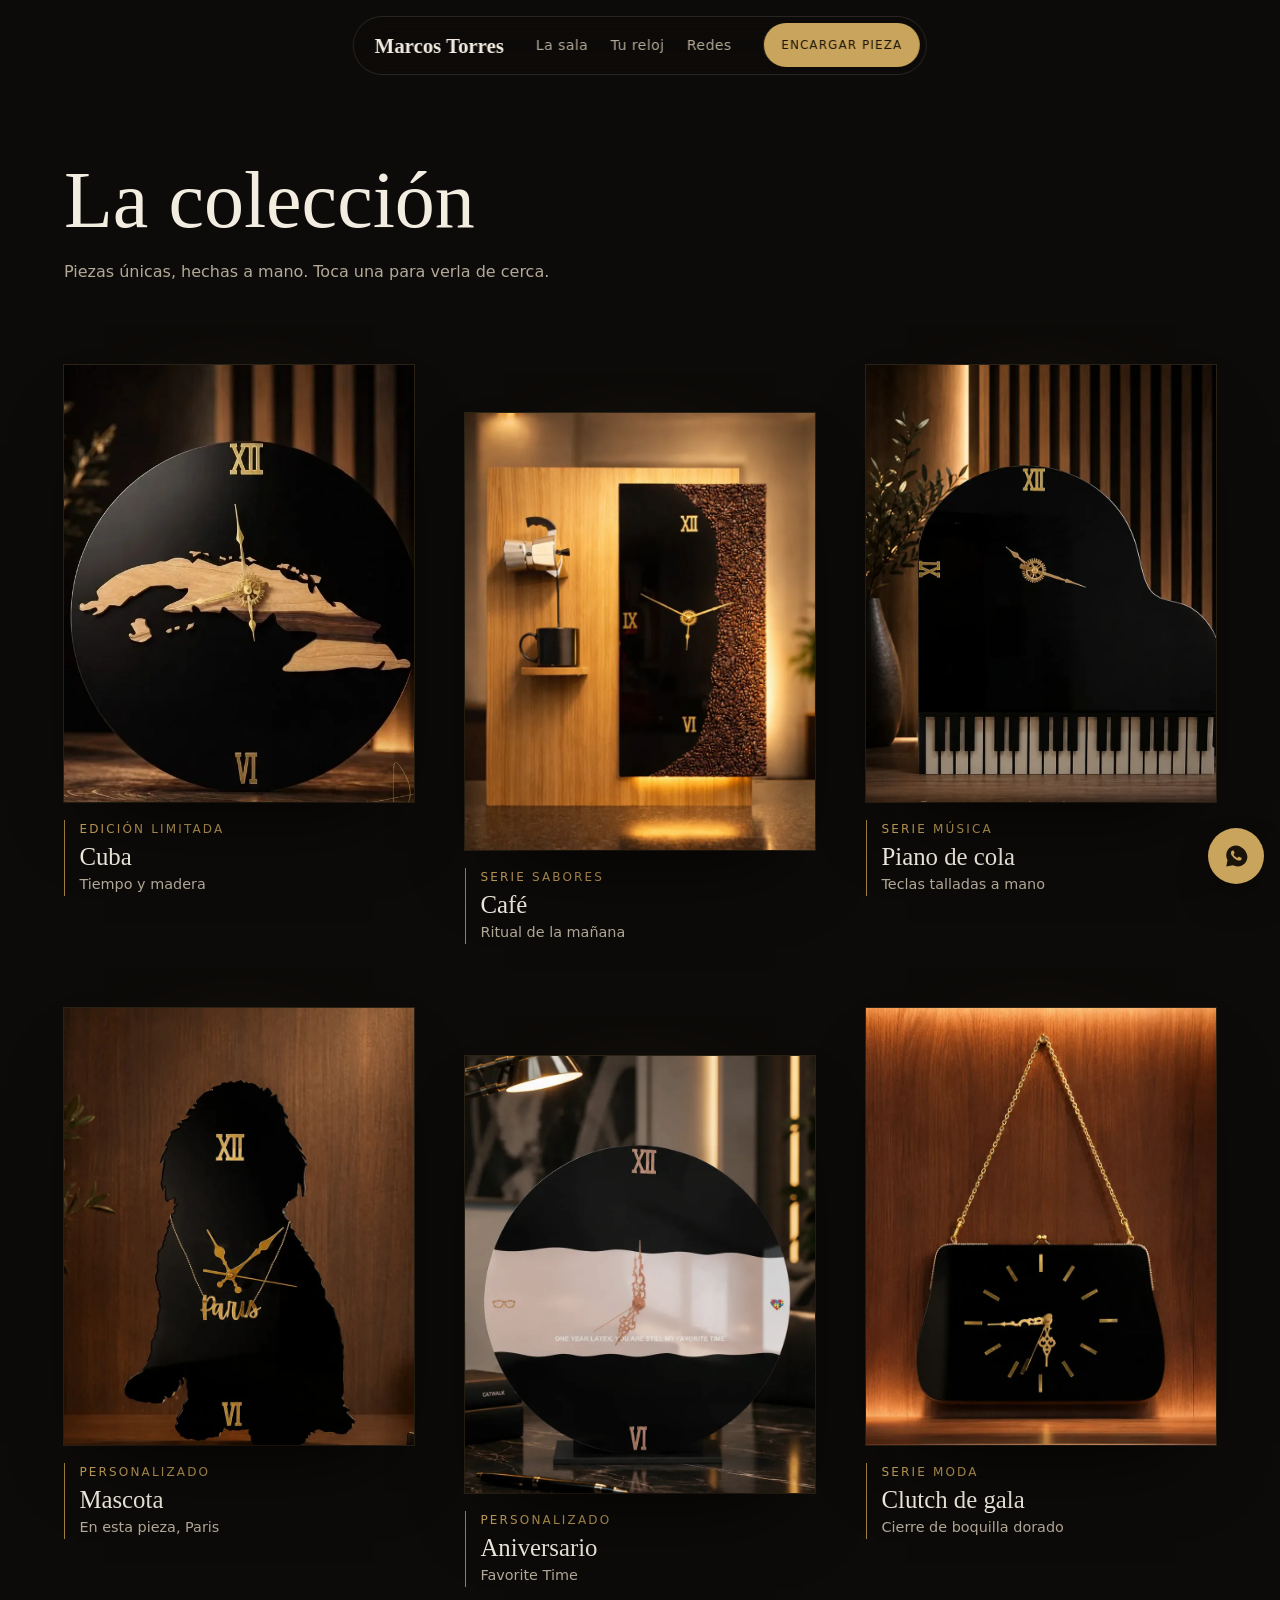
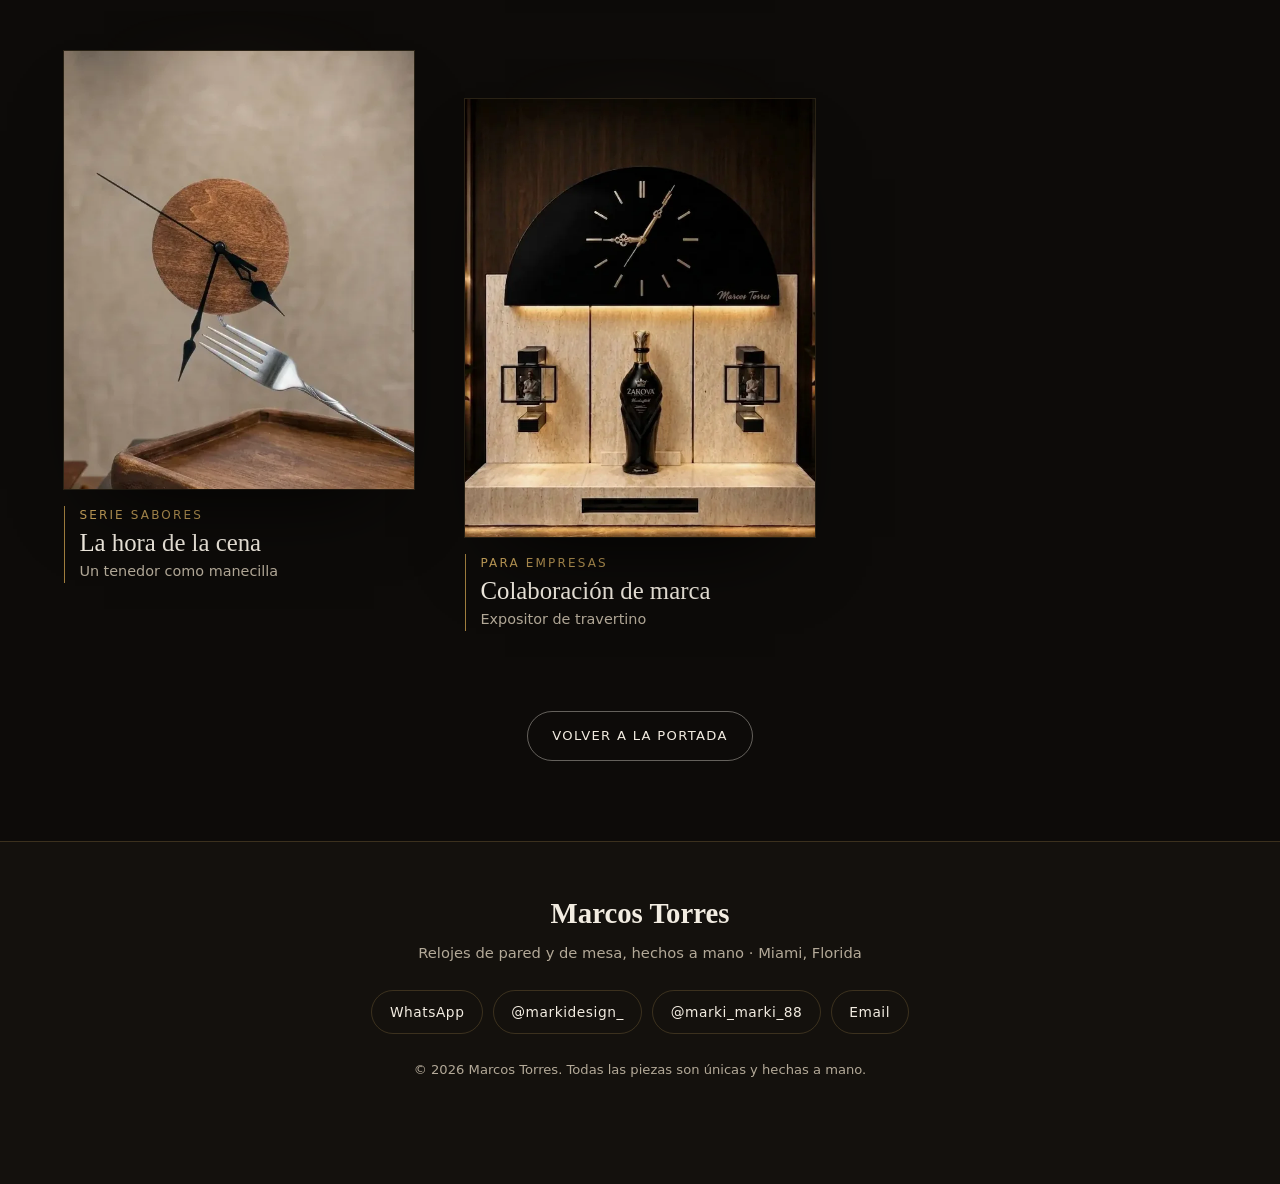
<file: catalogo.html>
<!DOCTYPE html>
<html lang="es">
<head>
  <meta charset="UTF-8" />
  <!-- Seguridad: GitHub Pages no deja poner cabeceras; esto es lo que admite una etiqueta meta -->
  <meta http-equiv="Content-Security-Policy" content="default-src 'self'; script-src 'self' 'unsafe-hashes' 'sha256-MhtPZXr7+LpJUY5qtMutB+qWfQtMaPccfe7QXtCcEYc=' https://cdnjs.cloudflare.com https://www.instagram.com; style-src 'self' 'unsafe-inline' https://fonts.googleapis.com; font-src https://fonts.gstatic.com; img-src 'self' data: https:; media-src 'self'; frame-src https://www.instagram.com; connect-src 'self' https://www.instagram.com; base-uri 'self'; form-action 'none'; object-src 'none'" />
  <meta name="referrer" content="strict-origin-when-cross-origin" />
  <meta name="viewport" content="width=device-width, initial-scale=1, viewport-fit=cover" />
  <title>La colección · Marcos Torres · Relojes Artesanales de Lujo</title>
  <meta name="description" content="La colección completa de relojes artesanales de Marcos Torres: piezas de pared y de mesa, únicas y hechas a mano en Miami." />
  <meta name="theme-color" content="#0d0b09" />
  <link rel="icon" href="data:image/svg+xml,%3Csvg xmlns=%22http://www.w3.org/2000/svg%22 viewBox=%220 0 32 32%22%3E%3Ccircle cx=%2216%22 cy=%2216%22 r=%2215%22 fill=%22%230d0b09%22 stroke=%22%23c9a45c%22 stroke-width=%222%22/%3E%3Cpath d=%22M16 7v9l6 4%22 stroke=%22%23c9a45c%22 stroke-width=%222.4%22 fill=%22none%22 stroke-linecap=%22round%22/%3E%3C/svg%3E" />
  <link rel="canonical" href="https://altiora-cu.github.io/marco-torres-design-web/catalogo.html" />
  <meta property="og:type" content="website" />
  <meta property="og:title" content="La colección · Marcos Torres" />
  <meta property="og:description" content="Relojes de pared y de mesa, únicos y hechos a mano en Miami." />
  <meta property="og:url" content="https://altiora-cu.github.io/marco-torres-design-web/catalogo.html" />
  <meta property="og:image" content="https://altiora-cu.github.io/marco-torres-design-web/assets/img/hero-poster.webp" />
  <meta property="og:image:width" content="1200" />
  <meta property="og:image:height" content="630" />
  <meta name="twitter:card" content="summary_large_image" />
  <meta property="og:locale" content="es_ES" />

  <link rel="preload" as="image" href="assets/img/cuba.webp" fetchpriority="high" />
  <link rel="preconnect" href="https://fonts.googleapis.com" />
  <link rel="preconnect" href="https://fonts.gstatic.com" crossorigin />
  <link rel="stylesheet" href="https://fonts.googleapis.com/css2?family=Cormorant+Garamond:ital,wght@0,400;0,500;0,600;1,400;1,500&family=Hanken+Grotesk:wght@300;400;500;600&display=swap" media="print" onload="this.media='all'" />
  <noscript><link rel="stylesheet" href="https://fonts.googleapis.com/css2?family=Cormorant+Garamond:ital,wght@0,400;0,500;0,600;1,400;1,500&family=Hanken+Grotesk:wght@300;400;500;600&display=swap" /></noscript>
  <link rel="stylesheet" href="css/styles.css" />
</head>
<body class="pagina-coleccion">
  <a class="saltar" href="#coleccion" data-t="coleccion.titulo">La colección</a>

  <nav class="isla" aria-label="Principal">
    <a class="isla__marca" href="index.html" data-t="marca.nombre">Marcos Torres</a>
    <!-- Texto de respaldo para que la isla no salte; JS lo repinta desde config.js -->
    <div class="isla__links" data-menu><a href="index.html#sala">La sala</a><a href="index.html#tu-reloj">Tu reloj</a><a href="index.html#redes">Redes</a></div>
    <a class="btn btn--oro btn--sm" href="index.html#tu-reloj" data-wa="encargo" data-t="menu.cta">Encargar pieza</a>
    <button class="isla__menu" type="button" aria-expanded="false" aria-controls="telon">
      <span class="sr-only" data-t="menu.abrir"></span><i></i><i></i>
    </button>
  </nav>
  <div class="telon" id="telon" hidden>
    <ul data-menu-telon></ul>
  </div>

  <main id="contenido">
    <header class="coleccion__cabeza">
      <h1 data-t="coleccion.titulo">La colección</h1>
      <p data-t="coleccion.texto">Piezas únicas, hechas a mano. Toca una para verla de cerca.</p>
    </header>

    <!-- Las piezas se pintan desde config.js; cada foto lleva sus medidas para no mover la página -->
    <ol class="coleccion" id="coleccion"></ol>

    <div class="coleccion__volver">
      <a class="btn btn--linea" href="index.html" data-t="coleccion.volver"></a>
    </div>
  </main>

  <footer class="pie" id="contacto">
    <p class="pie__marca" data-t="marca.nombre">Marcos Torres</p>
    <p class="pie__tag"><span data-t="pie.tag"></span> · <span data-t="contacto.ciudad"></span></p>
    <div class="pie__links" data-social></div>
    <p class="pie__legal">© <span data-year></span> <span data-t="pie.legal"></span></p>
  </footer>

  <a href="index.html#tu-reloj" class="wa-flotante" data-wa="flotante" data-aria="menu.whatsapp">
    <svg viewBox="0 0 32 32" width="26" height="26" aria-hidden="true"><path fill="currentColor" d="M16 3C9.4 3 4 8.4 4 15c0 2.1.6 4.2 1.6 6L4 29l8.2-1.6c1.7.9 3.6 1.4 5.6 1.4h.2c6.6 0 12-5.4 12-12S22.6 3 16 3zm7 17c-.3.8-1.6 1.5-2.2 1.6-.6.1-1.3.1-2.1-.1-.5-.2-1.1-.4-1.9-.7-3.3-1.4-5.5-4.8-5.6-5-.2-.2-1.4-1.8-1.4-3.5s.9-2.5 1.2-2.8c.3-.3.7-.4.9-.4h.6c.2 0 .5 0 .7.5s.9 2.1.9 2.3c.1.2.1.4 0 .6-.1.2-.2.4-.4.6-.2.2-.4.5-.5.6-.2.2-.4.4-.2.7.2.3.9 1.4 1.9 2.3 1.3 1.1 2.3 1.5 2.6 1.6.3.1.5.1.7-.1.2-.2.8-.9 1-1.2.2-.3.4-.3.7-.2s2 .9 2.3 1.1c.3.2.5.2.6.4.1.1.1.8-.2 1.6z"/></svg>
  </a>

  <dialog class="vitrina" id="vitrina" aria-labelledby="v-nombre">
    <div class="vitrina__caja">
      <div class="vitrina__obra" id="v-obra">
        <img id="v-img" alt="" width="800" height="1000" decoding="async" />
        <span class="vitrina__brillo" aria-hidden="true"></span>
      </div>
      <div class="vitrina__ficha">
        <p class="vitrina__serie" id="v-serie"></p>
        <h2 id="v-nombre"></h2>
        <p class="vitrina__sub" id="v-sub"></p>
        <p id="v-texto"></p>
        <dl>
          <div><dt data-t="vitrina.formato"></dt><dd id="v-tipo"></dd></div>
          <div><dt data-t="vitrina.materiales"></dt><dd id="v-mat"></dd></div>
        </dl>
        <div class="vitrina__ctas">
          <a class="btn btn--oro" href="index.html#tu-reloj" id="v-cta" data-t="vitrina.cta"></a>
          <a class="btn btn--linea" href="index.html#tu-reloj" id="v-parecida" data-t="vitrina.parecida"></a>
        </div>
      </div>
      <div class="vitrina__nav">
        <button type="button" id="v-prev" data-aria="vitrina.anterior">←</button>
        <button type="button" id="v-next" data-aria="vitrina.siguiente">→</button>
        <button type="button" id="v-cerrar" data-t="vitrina.cerrar"></button>
      </div>
    </div>
  </dialog>

  <script src="js/config.js"></script>
  <script src="js/main.js"></script>
</body>
</html>
</file>
<file: css/styles.css>
/* =============================================================
   MARCOS TORRES · Dirección A «La sala nocturna»
   El sitio es una sala de museo de noche: cada reloj tiene su luz.
   Paleta del cliente (dark premium artesanal), NO se cambia.
   Regla de forma: obras y marcos con esquina recta (museo);
   controles en píldora. Nada más.
   ============================================================= */
:root {
  /* Color */
  --bg: #0d0b09; --bg-2: #14110d; --bg-3: #1c1813;
  --gold: #c9a45c; --gold-soft: #d8bd83; --gold-deep: #a07e3e;
  --text: #f2ece1; --mut: #b3a998; --line: rgba(201, 164, 92, .22);
  --papel: #f7f5f2; --papel-txt: #4a4238;
  /* Tipo */
  --serif: "Cormorant Garamond", "Cormorant Respaldo", Georgia, serif;
  --sans: "Hanken Grotesk", "Hanken Respaldo", system-ui, -apple-system, "Segoe UI", sans-serif;
  /* Ritmo */
  --pad: clamp(1rem, 5vw, 4rem);
  --maxw: 1320px;
  --ease: cubic-bezier(.22, 1, .36, 1);
  /* Capas */
  --z-flota: 30; --z-nav: 40; --z-telon: 50;
}

/* Respaldos con el mismo ancho que las fuentes web (medido en Chrome el 23/10/2026):
   mientras llegan Cormorant y Hanken, el texto ocupa casi lo mismo y la página no salta (CLS) */
@font-face { font-family: "Cormorant Respaldo"; src: local("Georgia"); size-adjust: 88.4%; }
@font-face { font-family: "Cormorant Respaldo"; font-style: italic; src: local("Georgia Italic"), local("Georgia-Italic"); size-adjust: 78.9%; }
@font-face { font-family: "Hanken Respaldo"; src: local("Arial"), local("Helvetica"); size-adjust: 99%; }

/* ---------- Base ---------- */
*, *::before, *::after { box-sizing: border-box; margin: 0; padding: 0; }
html { -webkit-text-size-adjust: 100%; scroll-behavior: smooth; }
body { background: var(--bg); color: var(--text); font-family: var(--sans); font-weight: 300; line-height: 1.6;
  overflow-x: clip; -webkit-font-smoothing: antialiased; }
img, video { display: block; max-width: 100%; height: auto; }
a { color: inherit; text-decoration: none; }
button { font: inherit; color: inherit; background: none; border: 0; cursor: pointer; }
ol, ul { list-style: none; }
:focus-visible { outline: 2px solid var(--gold); outline-offset: 3px; border-radius: 4px; }
.sr-only { position: absolute; width: 1px; height: 1px; overflow: hidden; clip: rect(0 0 0 0); white-space: nowrap; }
.saltar { position: absolute; left: 1rem; top: -4rem; z-index: 100; padding: .7rem 1rem; border-radius: 999px; background: var(--gold); color: #1a140a; font-weight: 500; }
.saltar:focus { top: 1rem; }
h1, h2, h3 { font-family: var(--serif); font-weight: 500; line-height: 1.08; text-wrap: balance; }
h2 { font-size: clamp(2.1rem, 5vw, 3.6rem); }
em { font-style: italic; color: var(--gold-soft); }
.ceja { font-size: .8125rem; font-weight: 500; letter-spacing: .24em; text-transform: uppercase; color: var(--gold); }
body.sin-scroll { overflow: hidden; }
[id] { scroll-margin-top: 5.5rem; }                 /* los anclajes no quedan debajo de la isla */

/* ---------- Botones ---------- */
.btn { display: inline-flex; align-items: center; justify-content: center; gap: .7rem; min-height: 48px; padding: .85rem 1.5rem; border-radius: 999px;
  font-size: .82rem; font-weight: 500; letter-spacing: .1em; text-transform: uppercase; white-space: nowrap;
  transition: transform .25s var(--ease), background-color .25s var(--ease), color .25s var(--ease), border-color .25s var(--ease); }
.btn:active { transform: scale(.97); }
.btn--oro { background: var(--gold); color: #1a140a; }
.btn--oro:hover { background: var(--gold-soft); }
.btn--linea { border: 1px solid rgba(242, 236, 225, .38); color: var(--text); }
.btn--linea:hover { border-color: var(--gold); color: var(--gold-soft); }
.btn--sm { min-height: 44px; padding: .6rem 1.1rem; font-size: .74rem; }
.btn--ancho { width: 100%; white-space: normal; text-align: center; }
.btn__ico { display: grid; place-items: center; width: 26px; height: 26px; margin-right: -.6rem; border-radius: 50%; background: rgba(26, 20, 10, .14); transition: transform .3s var(--ease); }
.btn:hover .btn__ico { transform: translate(2px, -2px); }

/* ---------- Isla de navegación ---------- */
.isla { position: fixed; top: max(1rem, env(safe-area-inset-top)); left: 50%; transform: translateX(-50%); z-index: var(--z-nav);
  display: flex; align-items: center; gap: clamp(.8rem, 2.5vw, 2rem); padding: .4rem .4rem .4rem 1.3rem;
  width: max-content; max-width: calc(100vw - 2rem);
  background: rgba(13, 11, 9, .7); border: 1px solid rgba(242, 236, 225, .12); border-radius: 999px;
  backdrop-filter: blur(16px) saturate(140%); -webkit-backdrop-filter: blur(16px) saturate(140%); }
.isla__marca { font-family: var(--serif); font-size: 1.3rem; font-weight: 600; white-space: nowrap; }
.isla__links { display: flex; gap: 1.4rem; }
.isla__links a { display: inline-flex; align-items: center; min-height: 44px; font-size: .88rem; letter-spacing: .03em; color: var(--mut); transition: color .25s var(--ease); }
.isla__links a:hover { color: var(--gold-soft); }
.isla__menu { display: none; position: relative; flex: 0 0 auto; width: 44px; height: 44px; border-radius: 50%; border: 1px solid var(--line); }
.isla__menu i { position: absolute; left: 13px; right: 13px; height: 1.5px; background: var(--text); transition: transform .45s var(--ease); }
.isla__menu i:first-of-type { top: 18px; }
.isla__menu i:last-of-type { top: 24px; }
.isla__menu[aria-expanded="true"] i:first-of-type { transform: translateY(3px) rotate(45deg); }
.isla__menu[aria-expanded="true"] i:last-of-type { transform: translateY(-3px) rotate(-45deg); }
.telon { position: fixed; inset: 0; z-index: var(--z-telon); display: grid; place-items: center;
  background: rgba(10, 8, 6, .95); backdrop-filter: blur(20px); -webkit-backdrop-filter: blur(20px); }
.telon[hidden] { display: none; }
.telon ul { text-align: center; }
.telon li { overflow: hidden; }
.telon a { display: block; padding: .5rem 1rem; font-family: var(--serif); font-size: clamp(2.2rem, 10vw, 3.4rem); transform: translateY(110%); transition: transform .7s var(--ease); }
.telon.abierto a { transform: none; }
.telon.abierto li:nth-child(2) a { transition-delay: .06s; }
.telon.abierto li:nth-child(3) a { transition-delay: .12s; }
.telon.abierto li:last-child a { transition-delay: .18s; color: var(--gold); }
@media (max-width: 760px) {
  .isla { left: 1rem; right: 1rem; transform: none; width: auto; justify-content: space-between; }
  .isla__links, .isla > .btn { display: none; }
  .isla__menu { display: block; z-index: 1; }
  .isla:has(.isla__menu[aria-expanded="true"]) { z-index: calc(var(--z-telon) + 1); }
}

/* ---------- HERO ---------- */
.hero { position: relative; min-height: 100svh; display: grid; align-items: end; overflow: hidden; isolation: isolate;
  padding: 7rem var(--pad) clamp(2.5rem, 8vh, 5rem); }
/* El fondo de respaldo SIEMPRE está: si el video falla, tarda o el navegador bloquea el autoplay, se ve esta imagen */
.hero__fondo { position: absolute; inset: -3%; z-index: -2; background: #0d0b09 url("../assets/img/hero-bg.webp") center / cover no-repeat; will-change: transform; }
.hero__video { width: 100%; height: 100%; object-fit: cover; opacity: 0; transition: opacity 1.2s var(--ease); }
.hero__video.lista { opacity: 1; }
.hero__velo { position: absolute; inset: 0; z-index: -1;
  background: linear-gradient(180deg, rgba(13,11,9,.6) 0%, rgba(13,11,9,0) 26%, rgba(13,11,9,.2) 55%, rgba(13,11,9,.94) 100%),
              linear-gradient(90deg, rgba(13,11,9,.9) 0%, rgba(13,11,9,.6) 40%, rgba(13,11,9,0) 68%); }
.hero__texto { max-width: 760px; will-change: transform; animation: entra .9s var(--ease) .15s both; }
.hero__ceja { font-size: .8125rem; font-weight: 500; letter-spacing: .22em; text-transform: uppercase; color: var(--gold-soft);
  text-shadow: 0 1px 12px rgba(0, 0, 0, .8); }
.hero h1 { font-size: clamp(2.4rem, 6.4vw, 5.2rem); margin: .9rem 0 1.1rem; letter-spacing: -.005em; text-shadow: 0 2px 30px rgba(0, 0, 0, .55); }
.hero h1 em { display: inline-block; padding-bottom: .06em; }
.hero__sub { max-width: 46ch; color: #ddd5c7; font-size: clamp(1rem, 1.4vw, 1.12rem); text-shadow: 0 1px 14px rgba(0, 0, 0, .7); }
.hero__ctas { display: flex; flex-wrap: wrap; gap: .8rem; margin-top: 1.8rem; }
@keyframes entra { from { opacity: 0; transform: translateY(18px); } }
@media (max-width: 760px) {
  .hero { padding-bottom: 5.5rem; }            /* deja libre el botón flotante de WhatsApp */
  .hero__velo { background: linear-gradient(180deg, rgba(13,11,9,.55) 0%, rgba(13,11,9,.08) 22%, rgba(13,11,9,.72) 48%, rgba(13,11,9,.97) 100%); }
  .hero__ctas .btn { flex: 1 1 100%; }
}

/* ---------- LA SALA (catálogo en la portada) ---------- */
.sala { position: relative; padding: clamp(5rem, 12vw, 8rem) 0 3rem; }
.sala__cabeza { padding: 0 var(--pad); max-width: 760px; }
.sala__cabeza p { color: var(--mut); margin-top: 1rem; max-width: 50ch; }
.sala__pin { position: relative; overflow: hidden; }
.sala__suelo { position: absolute; left: 0; right: 0; bottom: 0; height: 34%; pointer-events: none;
  background: linear-gradient(180deg, transparent, rgba(201, 164, 92, .05) 40%, rgba(0, 0, 0, .35)); }
.sala__pista { display: flex; gap: clamp(1.5rem, 4vw, 4.5rem); padding: 3rem var(--pad) 2.5rem; perspective: 1400px; }
.obra { position: relative; flex: 0 0 auto; width: clamp(240px, 26vw, 360px); transform-style: preserve-3d; }
.obra__boton { display: block; width: 100%; text-align: left; transform-style: preserve-3d; }
.obra__luz { position: absolute; left: 50%; top: -3rem; width: 160%; height: 120%; transform: translateX(-50%); pointer-events: none;
  background: radial-gradient(42% 55% at 50% 0%, rgba(255, 226, 170, .16), transparent 70%); opacity: .5; transition: opacity .6s var(--ease);
  -webkit-mask-image: linear-gradient(180deg, transparent, #000 30%); mask-image: linear-gradient(180deg, transparent, #000 30%); }
.obra.activa .obra__luz, .obra:hover .obra__luz { opacity: 1; }
.obra figure { position: relative; aspect-ratio: 4 / 5; overflow: hidden; background: var(--bg-3);
  box-shadow: 0 40px 80px -40px rgba(0, 0, 0, .9), 0 0 0 1px rgba(201, 164, 92, .16); }
.obra img { width: 100%; height: 100%; object-fit: cover; transition: transform .9s var(--ease); }
.obra:hover img { transform: scale(1.04); }
.obra__velo { position: absolute; inset: 0; background: #0d0b09; opacity: 0; pointer-events: none; }
.ficha { display: block; margin-top: 1.1rem; padding-left: .9rem; border-left: 1px solid var(--gold-deep); }
.ficha > span { display: block; }
.ficha__serie { font-size: .75rem; letter-spacing: .18em; text-transform: uppercase; color: var(--gold); }
.ficha__nombre { font-family: var(--serif); font-size: 1.55rem; font-weight: 500; line-height: 1.15; margin: .25rem 0 .1rem; }
.ficha__sub { font-size: .9rem; color: var(--mut); }

.plano { display: flex; flex-wrap: wrap; align-items: center; justify-content: space-between; gap: 1rem 2rem; margin: 0 var(--pad); padding-top: 1.1rem; border-top: 1px solid var(--line); }
.plano ol { display: flex; flex-wrap: wrap; gap: .2rem 1.4rem; min-width: 0; }
.plano button { position: relative; min-height: 44px; font-size: .88rem; letter-spacing: .02em; color: var(--mut); transition: color .25s var(--ease); }
.plano button::after { content: ""; position: absolute; left: 0; right: 0; bottom: 8px; height: 1px; background: var(--gold); transform: scaleX(0); transform-origin: left; transition: transform .45s var(--ease); }
.plano button[aria-current="true"], .plano button:hover { color: var(--text); }
.plano button[aria-current="true"]::after { transform: scaleX(1); }

/* Sin pin (móvil, sin GSAP o con movimiento reducido): la pista es un carril con imán */
.sala:not(.con-pin) .sala__pista { overflow-x: auto; scroll-snap-type: x mandatory; scrollbar-width: none; -webkit-overflow-scrolling: touch; }
.sala:not(.con-pin) .sala__pista::-webkit-scrollbar { display: none; }
.sala:not(.con-pin) .obra { scroll-snap-align: center; }
.sala:not(.con-pin) .obra__boton { transition: transform .7s var(--ease), opacity .7s var(--ease); transform: perspective(1000px) rotateY(var(--giro, 0deg)) scale(.92); opacity: .6; }
.sala:not(.con-pin) .obra.activa .obra__boton { transform: none; opacity: 1; }
.sala:not(.con-pin) .obra.izq { --giro: 14deg; }
.sala:not(.con-pin) .obra.der { --giro: -14deg; }
.sala.con-pin .sala__pin { height: 100vh; display: flex; align-items: center; }
.sala.con-pin .sala__pista { will-change: transform; }
.sala.con-pin .obra__boton { will-change: transform; }
@media (max-width: 760px) {
  .obra { width: 74vw; }
  .sala__pista { padding-inline: 13vw; }
  .plano ol { flex-wrap: nowrap; overflow-x: auto; scrollbar-width: none; }
  .plano ol::-webkit-scrollbar { display: none; }
  .plano li { flex: 0 0 auto; }
  .plano > * { min-width: 0; max-width: 100%; }
}

/* ---------- EL ARTESANO ---------- */
.artista { overflow-x: clip; display: grid; grid-template-columns: minmax(0, .9fr) minmax(0, 1.1fr); gap: clamp(2rem, 6vw, 6rem); align-items: center;
  max-width: var(--maxw); margin-inline: auto; padding: clamp(5rem, 12vw, 9rem) var(--pad); }
.artista__retrato { position: relative; }
.artista__retrato img { width: 100%; aspect-ratio: 3 / 4; object-fit: cover; box-shadow: 0 50px 90px -40px rgba(0, 0, 0, .95), 0 0 0 1px rgba(201, 164, 92, .18); }
.artista__luz { position: absolute; left: 50%; top: -12%; width: 150%; height: 70%; transform: translateX(-50%); pointer-events: none; z-index: -1;
  background: radial-gradient(40% 60% at 50% 0%, rgba(255, 226, 170, .14), transparent 70%); }
.artista__texto h2 { margin: .8rem 0 1.4rem; }
.artista__texto p { color: #ddd5c7; max-width: 58ch; }
.artista__texto p + p { margin-top: 1rem; }
.valores { display: grid; grid-template-columns: repeat(2, minmax(0, 1fr)); gap: 1.2rem 2rem; margin-top: 2.2rem; padding-top: 1.6rem; border-top: 1px solid var(--line); }
.valores dt { font-family: var(--serif); font-size: 1.3rem; font-weight: 500; }
.valores dd { font-size: .92rem; color: var(--mut); margin-top: .15rem; }
@media (max-width: 760px) {
  .artista { grid-template-columns: minmax(0, 1fr); }
  .artista__retrato { max-width: 420px; }
}
@media (max-width: 420px) { .valores { grid-template-columns: minmax(0, 1fr); } }

/* ---------- ENCARGOS + TU RELOJ ---------- */
.encargo { max-width: var(--maxw); margin-inline: auto; padding: clamp(5rem, 12vw, 9rem) var(--pad); border-top: 1px solid var(--line); }
.encargo__cabeza { max-width: 680px; }
.encargo__cabeza h2 { margin: .8rem 0 1rem; }
.encargo__cabeza p:last-child { color: var(--mut); }
.pasos { display: grid; grid-template-columns: repeat(4, minmax(0, 1fr)); gap: clamp(1rem, 3vw, 2.5rem); margin: 3rem 0 clamp(3.5rem, 8vw, 6rem); counter-reset: paso; }
.paso { padding-top: 1.1rem; border-top: 1px solid var(--gold-deep); }
.paso__n { font-family: var(--serif); font-size: 2.2rem; line-height: 1; color: var(--gold); }
.paso h3 { font-size: 1.35rem; margin: .7rem 0 .4rem; }
.paso p { font-size: .92rem; color: var(--mut); }
@media (max-width: 900px) { .pasos { grid-template-columns: repeat(2, minmax(0, 1fr)); } }
@media (max-width: 420px) { .pasos { grid-template-columns: minmax(0, 1fr); } }

.constructor { display: grid; grid-template-columns: minmax(0, 1.1fr) minmax(280px, 420px); gap: clamp(2rem, 5vw, 5rem); align-items: start; }
.constructor > * { min-width: 0; }
.constructor__form h3 { font-size: clamp(1.9rem, 4vw, 2.8rem); }
.constructor__intro { color: var(--mut); margin: .8rem 0 2rem; }
fieldset { border: 0; margin-bottom: 1.6rem; min-width: 0; }
legend { font-family: var(--serif); font-size: 1.45rem; margin-bottom: .7rem; }
.chips { display: flex; flex-wrap: wrap; gap: .5rem; }
.chips button { min-height: 44px; padding: 0 1.1rem; border-radius: 999px; border: 1px solid rgba(242, 236, 225, .26); font-size: .9rem;
  transition: background-color .25s var(--ease), color .25s var(--ease), border-color .25s var(--ease), transform .2s var(--ease); }
.chips button:hover { border-color: var(--gold); }
.chips button:active { transform: scale(.97); }
.chips button[aria-pressed="true"] { background: var(--gold); border-color: var(--gold); color: #15120c; font-weight: 500; }
.nota { display: block; font-family: var(--serif); font-size: 1.45rem; margin-bottom: .6rem; }
.nota small { font-family: var(--sans); font-size: .82rem; color: var(--mut); }
textarea { display: block; width: 100%; min-height: 88px; padding: .9rem 1rem; border-radius: 14px; border: 1px solid rgba(242, 236, 225, .3);
  background: var(--bg-2); color: var(--text); font: inherit; font-size: 1rem; resize: vertical; }
textarea::placeholder { color: #958b7b; }
textarea:focus { outline: 2px solid var(--gold); outline-offset: 2px; }
.constructor__vista { position: sticky; top: 6rem; padding: 1.2rem; background: var(--bg-2); border: 1px solid var(--line); }
.vista__arco { aspect-ratio: 4 / 5; overflow: hidden; border-radius: 999px 999px 0 0; background: var(--bg-3); }
.vista__arco img { width: 100%; height: 100%; object-fit: cover; transition: opacity .45s var(--ease), transform .7s var(--ease); }
.vista__arco img.cambia { opacity: 0; transform: scale(1.04); }
.vista__ref { margin: .9rem 0 .8rem; font-size: .9rem; color: var(--mut); }
.vista__ref b { color: var(--text); font-weight: 500; }
.vista__mensaje { padding: .9rem 1rem; background: var(--bg-3); margin-bottom: 1rem; }
.vista__mensaje span { font-size: .75rem; letter-spacing: .16em; text-transform: uppercase; color: var(--gold); }
.vista__mensaje p { font-size: .94rem; margin-top: .3rem; overflow-wrap: anywhere; }
.vista__nota { font-size: .82rem; color: var(--mut); margin-top: .7rem; text-align: center; }
@media (max-width: 900px) {
  .constructor { grid-template-columns: minmax(0, 1fr); }
  .constructor__vista { position: static; display: grid; grid-template-columns: 110px minmax(0, 1fr); gap: .5rem 1rem; align-items: start; }
  .vista__arco { grid-row: span 2; }
  .vista__ref, .vista__mensaje { margin: 0; }
  .constructor__vista .btn, .vista__nota { grid-column: 1 / -1; }
  .constructor__vista .btn { margin-top: .6rem; }
}

/* ---------- INSTAGRAM: la pared de reels ---------- */
.redes { padding: clamp(5rem, 12vw, 9rem) 0; border-top: 1px solid var(--line); }
.redes__cabeza { max-width: 700px; padding: 0 var(--pad); margin-bottom: clamp(2rem, 5vw, 3rem); }
.redes__cabeza p { color: var(--mut); margin-top: 1rem; }
.redes__cuentas { display: flex; flex-wrap: wrap; gap: .6rem; margin-top: 1.4rem; }
.redes__cuentas .btn { white-space: normal; text-align: center; }
.redes__pared { position: relative; min-width: 0; }
.carril { display: flex; gap: 24px; overflow-x: auto; scroll-snap-type: x mandatory; scroll-padding-inline: var(--pad);
  padding: 1rem var(--pad) 1.5rem; scrollbar-width: thin; scrollbar-color: var(--gold-deep) transparent; }
/* position: relative para que los .sr-only del reel no se escapen del carril y ensanchen la página */
.reel { position: relative; flex: 0 0 min(calc(100vw - 2.5rem), 360px); min-width: 0; scroll-snap-align: start; }
.reel:nth-child(even) { margin-top: 2.5rem; }          /* colgados a distinta altura, como en un salón */
.reel__marco { padding: 10px; background: var(--papel);
  box-shadow: inset 0 0 0 1px rgba(201, 164, 92, .55), 0 0 0 6px #1a150f, 0 0 0 7px rgba(201, 164, 92, .35), 0 40px 60px -30px rgba(0, 0, 0, .9); }
/* Alto reservado para que la página no salte cuando llega el reel (iframe de Instagram) */
.ig-embed { height: 640px; overflow: hidden; display: grid; place-items: center; align-content: center; gap: 1rem; text-align: center; color: var(--papel-txt); }
.ig-embed iframe { max-width: 100% !important; min-width: 0 !important; }
.ig-espera { font-size: .92rem; }
.ig-enlace { display: inline-flex; align-items: center; min-height: 44px; padding: 0 1rem; border-radius: 999px; border: 1px solid #b9ac98; font-size: .85rem; color: var(--papel-txt); }
.carril__flechas { display: flex; justify-content: flex-end; gap: .5rem; padding: 0 var(--pad); }
.carril__flechas button { min-width: 48px; min-height: 48px; border: 1px solid var(--line); border-radius: 999px; font-size: 1rem; }
.carril__flechas button:hover { border-color: var(--gold); color: var(--gold-soft); }
@media (max-width: 760px) {
  .reel:nth-child(even) { margin-top: 0; }
  .ig-embed { height: 600px; }
}

/* ---------- CIERRE ---------- */
.cierre { text-align: center; padding: clamp(5rem, 14vw, 10rem) var(--pad); background: radial-gradient(60% 70% at 50% 100%, rgba(201, 164, 92, .1), transparent 70%); }
.cierre h2 { max-width: 16ch; margin: 0 auto 2rem; }

/* ---------- PIE ---------- */
.pie { padding: 3rem var(--pad) 6.5rem; border-top: 1px solid var(--line); background: var(--bg-2); text-align: center; }
.pie__marca { font-family: var(--serif); font-size: 1.8rem; font-weight: 600; }
.pie__tag { color: var(--mut); font-size: .92rem; margin-top: .3rem; }
.pie__links { display: flex; flex-wrap: wrap; justify-content: center; gap: .6rem; margin: 1.6rem 0; }
/* Cada enlace mide al menos 44 px de alto para el dedo */
.pie__links a { display: inline-flex; align-items: center; min-height: 44px; padding: 0 1.1rem; border-radius: 999px; border: 1px solid var(--line);
  font-size: .86rem; letter-spacing: .04em; color: var(--text); transition: border-color .25s var(--ease), color .25s var(--ease); }
.pie__links a:hover { border-color: var(--gold); color: var(--gold-soft); }
.pie__legal { font-size: .82rem; color: var(--mut); }

/* ---------- BOTÓN FLOTANTE DE WHATSAPP ---------- */
.wa-flotante { position: fixed; right: max(1rem, env(safe-area-inset-right)); bottom: max(1rem, env(safe-area-inset-bottom)); z-index: var(--z-flota);
  display: grid; place-items: center; width: 56px; height: 56px; border-radius: 50%; background: var(--gold); color: #1a140a;
  box-shadow: 0 18px 40px -14px rgba(0, 0, 0, .8); transition: transform .25s var(--ease), background-color .25s var(--ease); }
.wa-flotante:hover { background: var(--gold-soft); transform: translateY(-3px); }

/* ---------- VITRINA (detalle con inclinación 3D) ---------- */
.vitrina { margin: auto; width: min(1080px, 94vw); max-height: 92dvh; border: 1px solid var(--line); padding: 0; background: var(--bg-2); color: var(--text); overflow: auto; }
.vitrina::backdrop { background: rgba(6, 5, 4, .86); backdrop-filter: blur(6px); }
.vitrina[open] { animation: vitrinaEntra .5s var(--ease); }
@keyframes vitrinaEntra { from { opacity: 0; transform: translateY(18px) scale(.98); } }
.vitrina__caja { display: grid; grid-template-columns: minmax(0, 1.05fr) minmax(0, 1fr); gap: clamp(1.5rem, 4vw, 3.5rem); padding: clamp(1.25rem, 4vw, 3rem); }
.vitrina__obra { position: relative; perspective: 900px; }
.vitrina__obra img { width: 100%; aspect-ratio: 4 / 5; object-fit: cover; transform: rotateX(var(--rx, 0deg)) rotateY(var(--ry, 0deg)); transition: transform .5s var(--ease); box-shadow: 0 50px 80px -40px rgba(0, 0, 0, .95); }
.vitrina__brillo { position: absolute; inset: 0; pointer-events: none; background: radial-gradient(40% 40% at var(--gx, 50%) var(--gy, 30%), rgba(255, 236, 200, .2), transparent 70%); mix-blend-mode: screen; transform: rotateX(var(--rx, 0deg)) rotateY(var(--ry, 0deg)); transition: transform .5s var(--ease); }
.vitrina__ficha { align-self: center; }
.vitrina__serie { font-size: .75rem; letter-spacing: .2em; text-transform: uppercase; color: var(--gold); }
.vitrina h2, .vitrina h3 { font-size: clamp(2rem, 4vw, 3rem); margin: .4rem 0 .2rem; }
.vitrina__sub { color: var(--gold-soft); font-family: var(--serif); font-style: italic; font-size: 1.25rem; margin-bottom: 1rem; }
.vitrina__ficha > p:not([class]) { color: #ddd5c7; max-width: 44ch; }
.vitrina dl { display: grid; grid-template-columns: minmax(0, 1fr) minmax(0, 1fr); gap: 1rem; margin: 1.6rem 0 1.8rem; padding-top: 1.2rem; border-top: 1px solid var(--line); }
.vitrina dt { font-size: .75rem; letter-spacing: .16em; text-transform: uppercase; color: var(--mut); }
.vitrina dd { font-size: .95rem; margin-top: .2rem; }
.vitrina__ctas { display: flex; flex-wrap: wrap; gap: .6rem; }
.vitrina__nav { grid-column: 1 / -1; display: flex; justify-content: flex-end; gap: .5rem; }
.vitrina__nav button { min-width: 48px; min-height: 48px; padding: 0 1rem; border: 1px solid var(--line); border-radius: 999px; font-size: .88rem; }
.vitrina__nav button:hover { border-color: var(--gold); color: var(--gold-soft); }
@media (max-width: 760px) {
  .vitrina__caja { grid-template-columns: minmax(0, 1fr); }
  .vitrina__ctas .btn { flex: 1 1 100%; }
}

/* ---------- PÁGINA DE LA COLECCIÓN ---------- */
.coleccion__cabeza { max-width: var(--maxw); margin-inline: auto; padding: 9rem var(--pad) 2rem; }
.coleccion__cabeza h1 { font-size: clamp(2.6rem, 7vw, 5rem); margin: .8rem 0 1rem; }
.coleccion__cabeza p:last-child { color: var(--mut); max-width: 50ch; }
.coleccion { overflow-x: clip; display: grid; grid-template-columns: repeat(3, minmax(0, 1fr)); gap: clamp(2.5rem, 5vw, 4.5rem) clamp(1.5rem, 4vw, 3.5rem);
  max-width: var(--maxw); margin-inline: auto; padding: 3rem var(--pad) 2rem; }
.coleccion .obra { width: auto; }
.coleccion .obra:nth-child(3n + 2) { margin-top: 3rem; }   /* colgadas a distinta altura */
.coleccion__volver { text-align: center; padding: 3rem var(--pad) 5rem; }
@media (max-width: 900px) { .coleccion { grid-template-columns: repeat(2, minmax(0, 1fr)); } .coleccion .obra:nth-child(3n + 2) { margin-top: 0; } .coleccion .obra:nth-child(even) { margin-top: 2.5rem; } }
@media (max-width: 520px) { .coleccion { grid-template-columns: minmax(0, 1fr); } .coleccion .obra:nth-child(even) { margin-top: 0; } }

/* ---------- Entradas al hacer scroll (solo con JS y movimiento permitido) ---------- */
.js-mov [data-aparece] { opacity: 0; transform: translateY(26px); transition: opacity .9s var(--ease) var(--d, 0ms), transform .9s var(--ease) var(--d, 0ms); }
/* Las obras solo se encienden (sin desplazamiento): un transform aquí, dentro del contexto 3D,
   hacía que Chrome contara el carril entero en el ancho de la página (2270 px a 375) */
.js-mov .obra { opacity: 0; transition: opacity .9s var(--ease) var(--d, 0ms); }
.js-mov [data-aparece].visto, .js-mov .obra.visto { opacity: 1; transform: none; }
.js-mov .sala.con-pin .obra { opacity: 1; transform: none; }   /* en el pasillo fijado manda GSAP */

/* ---------- Movimiento reducido: sin 3D, sin inclinación, todo quieto ---------- */
@media (prefers-reduced-motion: reduce) {
  html { scroll-behavior: auto; }
  *, *::before, *::after { animation-duration: .01ms !important; animation-iteration-count: 1 !important; transition-duration: .01ms !important; }
  .sala .obra__boton, .sala:not(.con-pin) .obra .obra__boton { transform: none !important; opacity: 1 !important; }
  .vitrina__obra img, .vitrina__brillo { transform: none !important; }
  .hero__fondo { inset: 0; }
  .obra:hover img { transform: none; }
}

/* Hasta que JS pinta las piezas, el hueco ocupa una pantalla: así lo de abajo no salta a la vista (CLS) */
.coleccion:empty, .sala__pista:empty, .carril:empty { min-height: 100vh; }

/* Todo hijo de rejilla o flex que contiene un carril desplazable puede encogerse */
.sala, .sala__pin, .plano, .redes, .redes__pared, .carril, .constructor > * { min-width: 0; max-width: 100%; }
</file>
